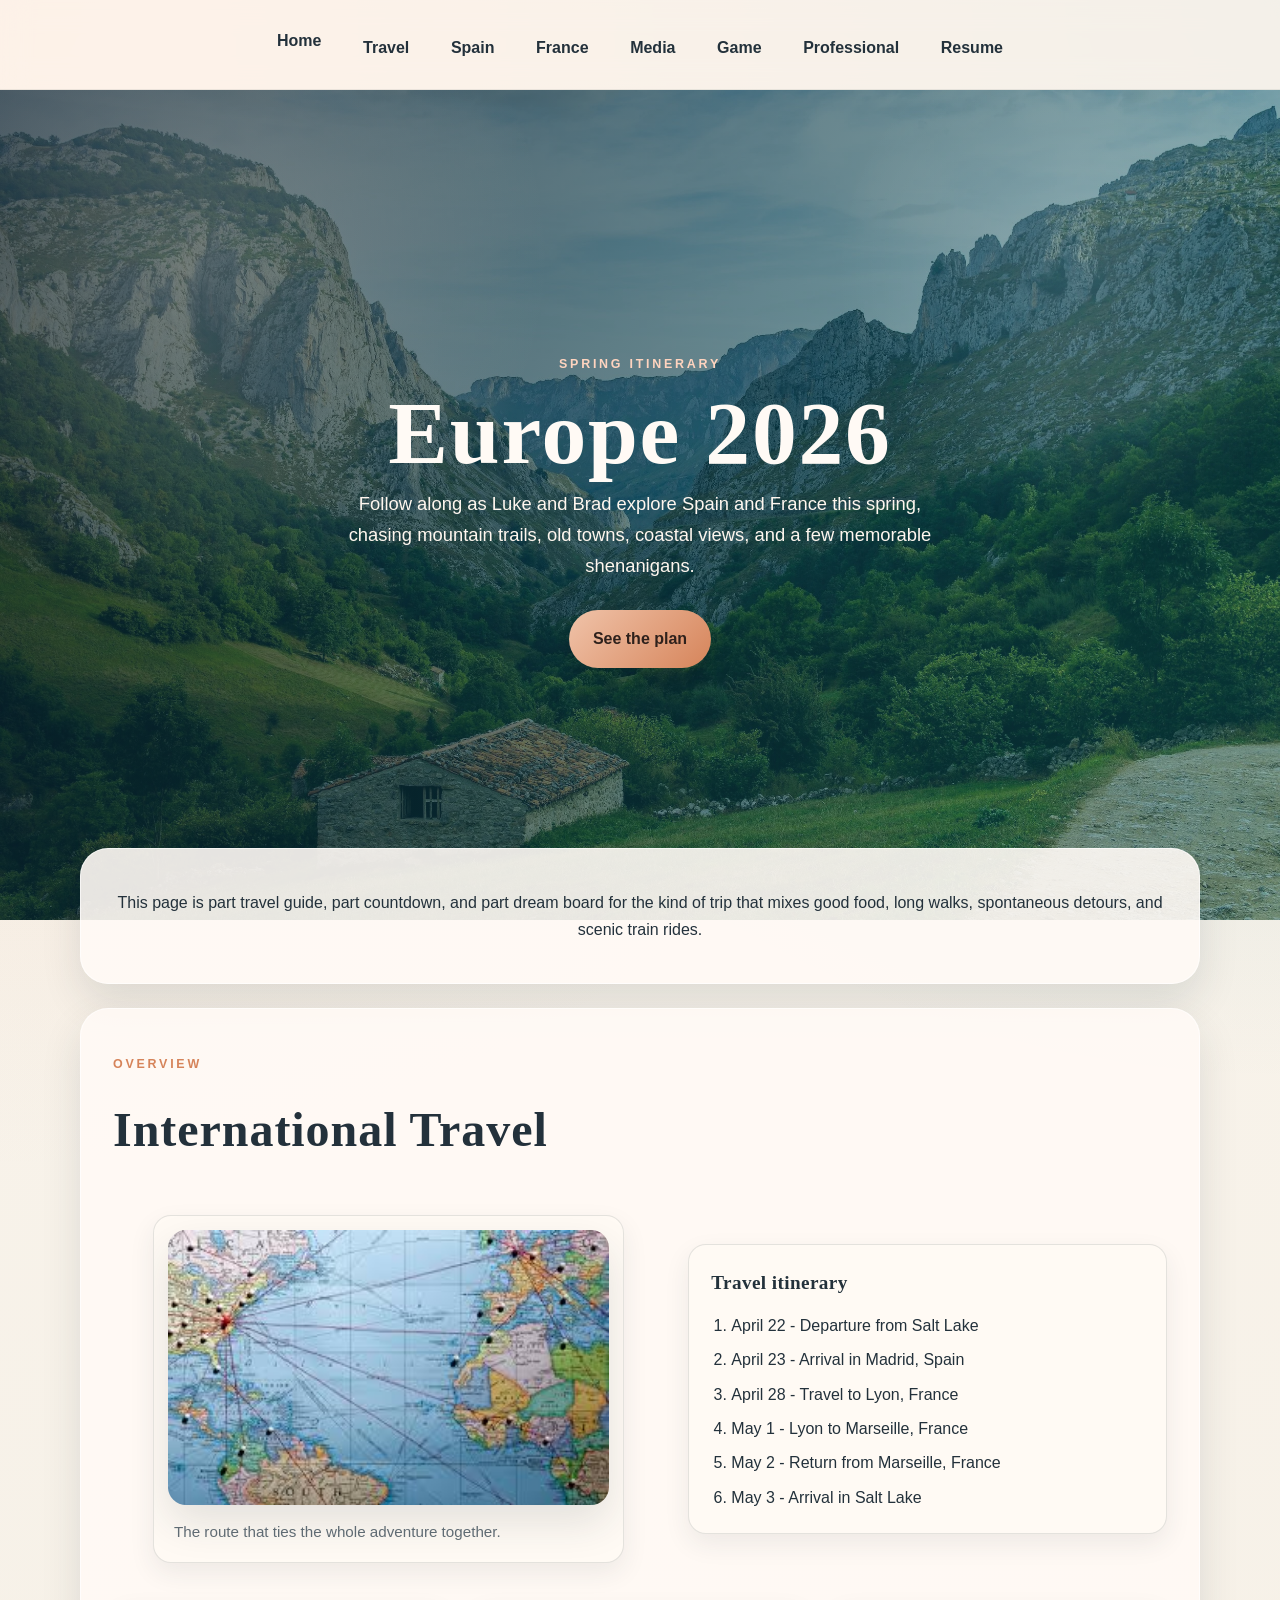
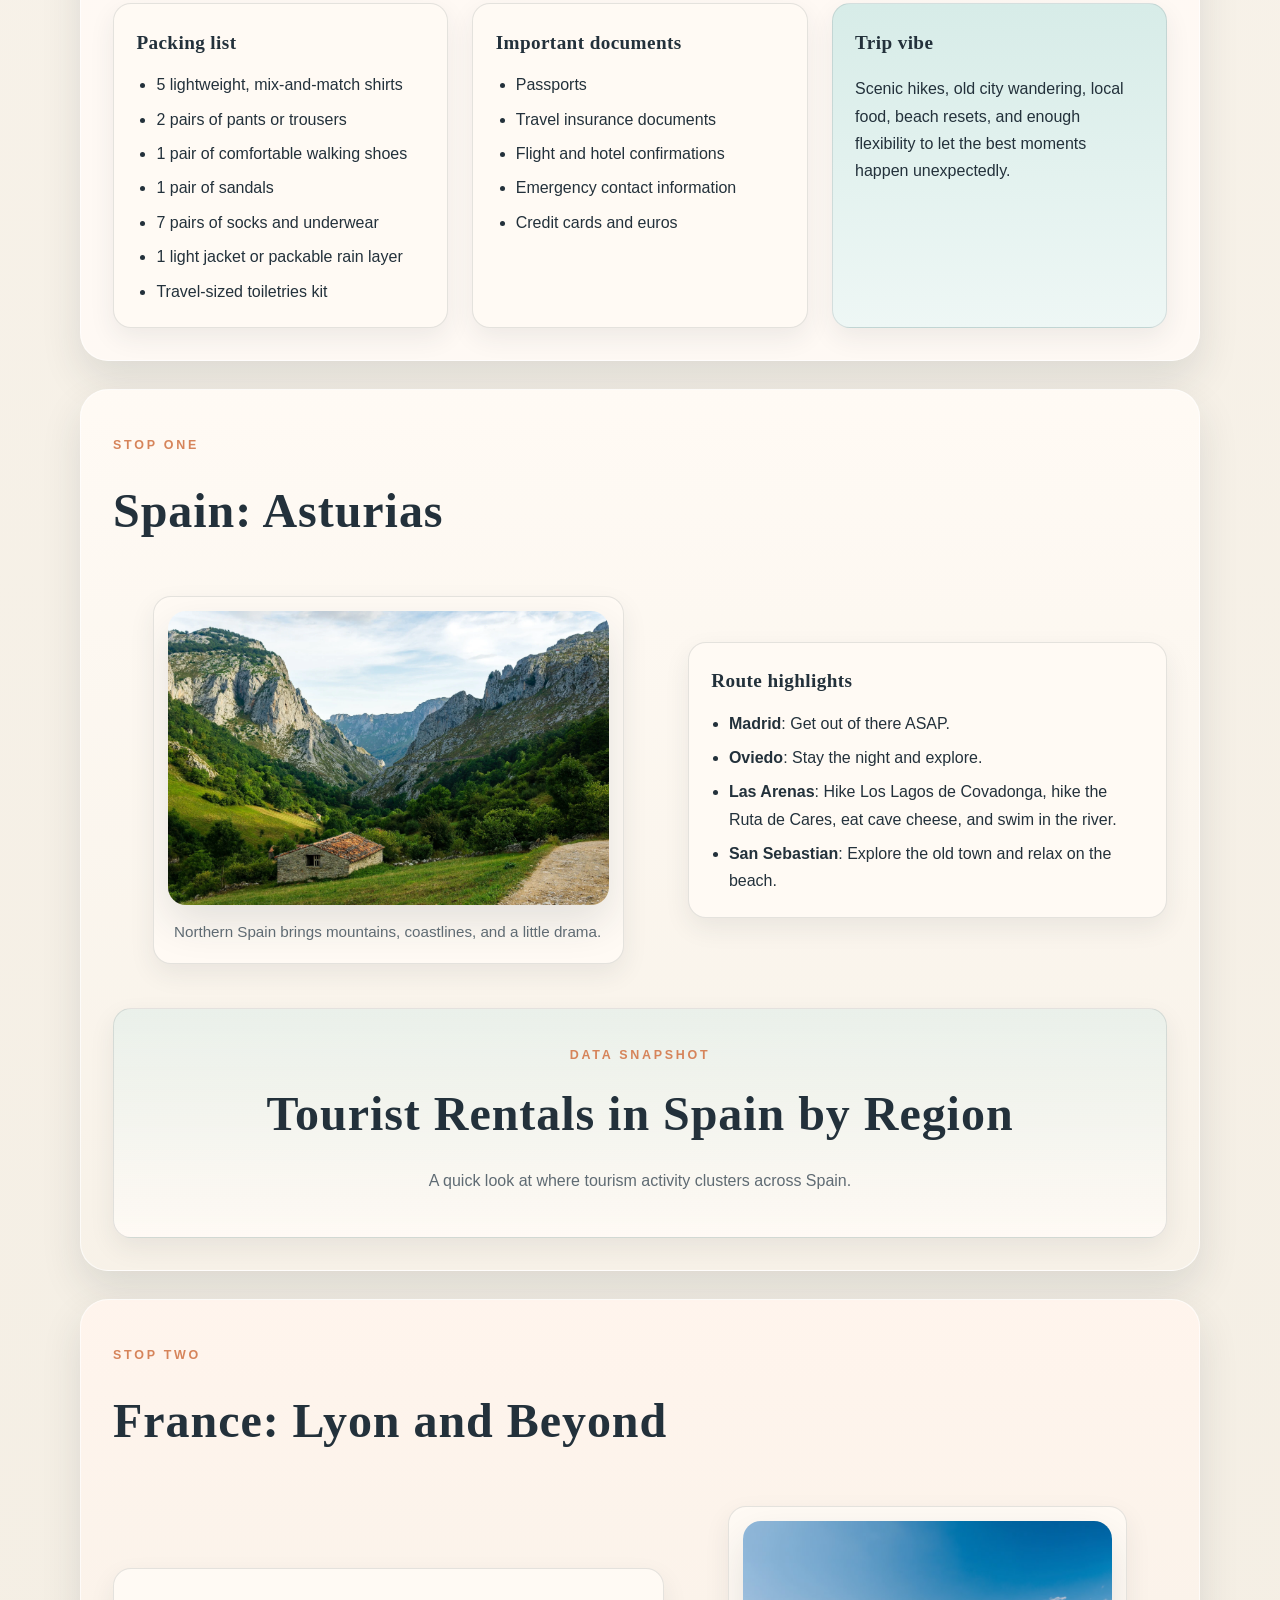
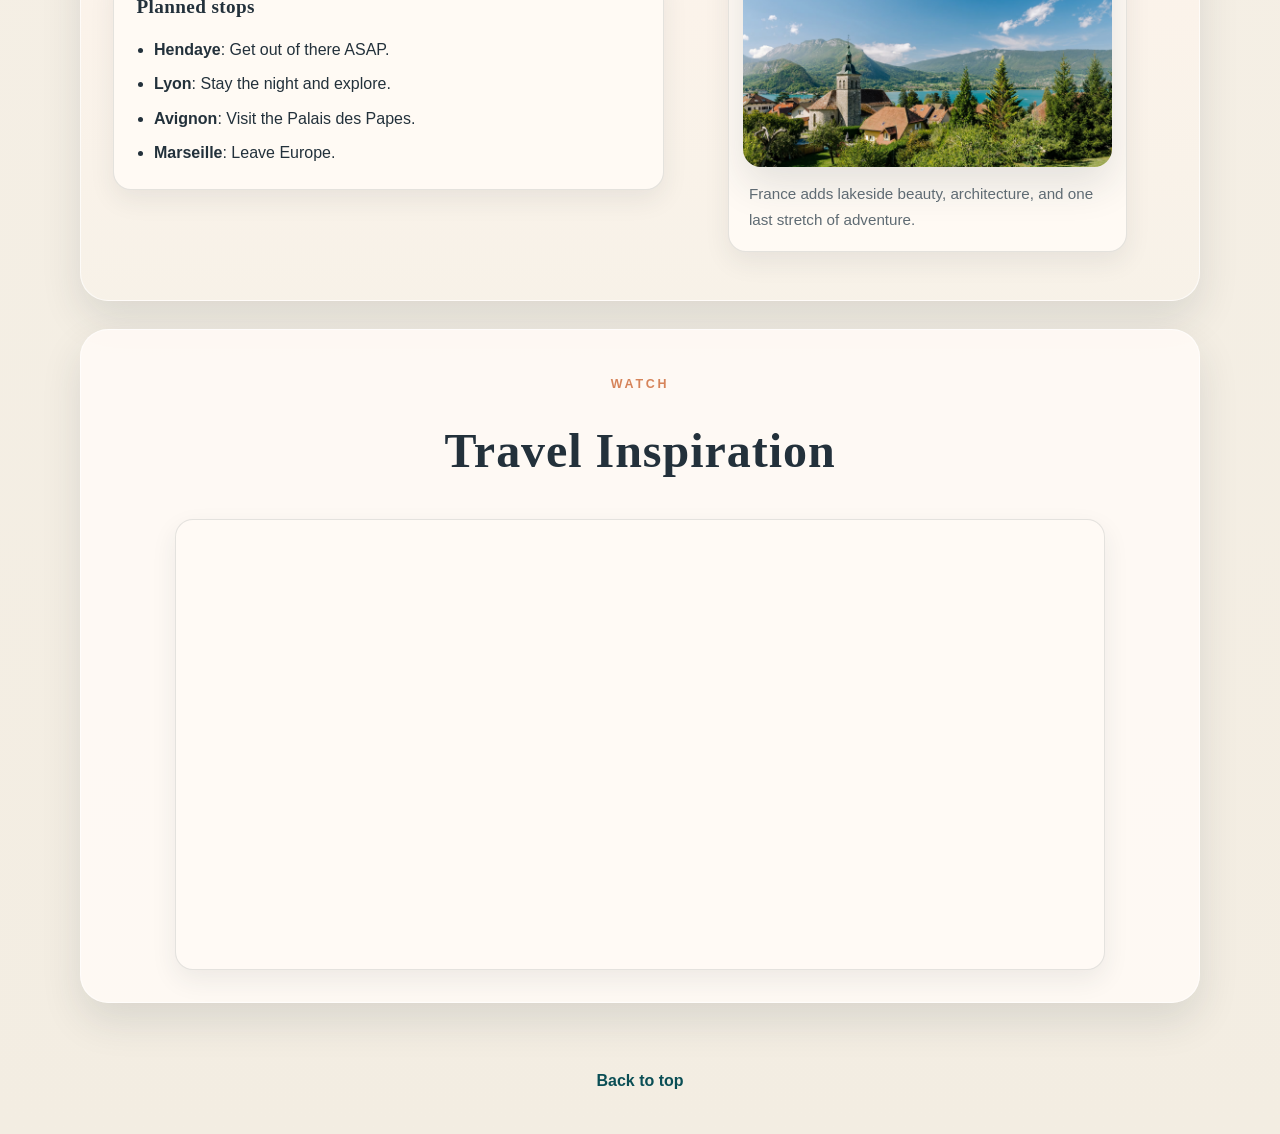
<file: index.html>
<!DOCTYPE html>
<html lang="en">
<head>
    <meta charset="UTF-8">
    <meta name="viewport" content="width=device-width, initial-scale=1.0">
    <title>Europe 2026</title>
    <link rel="stylesheet" href="styles/styles.css">
</head>
<body>
    <nav id="menu">
        <ul id="menu-list">
            <li><a href="#top">Home</a></li>
            <li><a href="#travel">Travel</a></li>
            <li><a href="#spain">Spain</a></li>
            <li><a href="#france">France</a></li>
            <li><a href="#gallery">Media</a></li>
            <li><a href="game.html">Game</a></li>
            <li><a href="profesional/js/grayscaleindex.html">Professional</a></li>
            <li><a href="Resume/Resume.html">Resume</a></li>
        </ul>
    </nav>

    <header id="top" class="hero">
        <div class="hero-overlay"></div>
        <div class="hero-content">
            <p class="eyebrow">Spring itinerary</p>
            <h1>Europe 2026</h1>
            <p class="hero-text">
                Follow along as Luke and Brad explore Spain and France this spring,
                chasing mountain trails, old towns, coastal views, and a few memorable shenanigans.
            </p>
            <a class="hero-button" href="#travel">See the plan</a>
        </div>
    </header>

    <main class="page-shell">
        <section class="intro-card">
            <p>
                This page is part travel guide, part countdown, and part dream board for the
                kind of trip that mixes good food, long walks, spontaneous detours, and scenic train rides.
            </p>
        </section>

        <section class="content-section" id="travel">
            <div class="section-heading">
                <p class="eyebrow">Overview</p>
                <h2>International Travel</h2>
            </div>

            <div class="two-column">
                <figure class="media-card">
                    <img src="images/travel map.jpeg" alt="Travel map for Spain and France" width="30%">
                    <figcaption>The route that ties the whole adventure together.</figcaption>
                </figure>

                <div class="info-card">
                    <h3>Travel itinerary</h3>
                    <ol>
                        <li>April 22 - Departure from Salt Lake</li>
                        <li>April 23 - Arrival in Madrid, Spain</li>
                        <li>April 28 - Travel to Lyon, France</li>
                        <li>May 1 - Lyon to Marseille, France</li>
                        <li>May 2 - Return from Marseille, France</li>
                        <li>May 3 - Arrival in Salt Lake</li>
                    </ol>
                </div>
            </div>

            <div class="three-up">
                <article class="info-card">
                    <h3>Packing list</h3>
                    <ul>
                        <li>5 lightweight, mix-and-match shirts</li>
                        <li>2 pairs of pants or trousers</li>
                        <li>1 pair of comfortable walking shoes</li>
                        <li>1 pair of sandals</li>
                        <li>7 pairs of socks and underwear</li>
                        <li>1 light jacket or packable rain layer</li>
                        <li>Travel-sized toiletries kit</li>
                    </ul>
                </article>

                <article class="info-card">
                    <h3>Important documents</h3>
                    <ul>
                        <li>Passports</li>
                        <li>Travel insurance documents</li>
                        <li>Flight and hotel confirmations</li>
                        <li>Emergency contact information</li>
                        <li>Credit cards and euros</li>
                    </ul>
                </article>

                <article class="info-card accent-card">
                    <h3>Trip vibe</h3>
                    <p>
                        Scenic hikes, old city wandering, local food, beach resets, and enough flexibility
                        to let the best moments happen unexpectedly.
                    </p>
                </article>
            </div>
        </section>

        <section class="content-section destination-section" id="spain">
            <div class="section-heading">
                <p class="eyebrow">Stop one</p>
                <h2>Spain: Asturias</h2>
            </div>

            <div class="two-column">
                <figure class="media-card">
                    <img src="images/northofspain.webp" alt="Scenery in northern Spain" width="30%">
                    <figcaption>Northern Spain brings mountains, coastlines, and a little drama.</figcaption>
                </figure>

                <article class="info-card">
                    <h3>Route highlights</h3>
                    <ul class="destination-list">
                        <li><strong>Madrid</strong>: Get out of there ASAP.</li>
                        <li><strong>Oviedo</strong>: Stay the night and explore.</li>
                        <li><strong>Las Arenas</strong>: Hike Los Lagos de Covadonga, hike the Ruta de Cares, eat cave cheese, and swim in the river.</li>
                        <li><strong>San Sebastian</strong>: Explore the old town and relax on the beach.</li>
                    </ul>
                </article>
            </div>

            <div class="tableau-panel">
                <div class="tableauheader">
                    <p class="eyebrow">Data snapshot</p>
                    <h2>Tourist Rentals in Spain by Region</h2>
                    <p class="tableau-note">A quick look at where tourism activity clusters across Spain.</p>
                </div>
                <div class="tableauPlaceholder" id="viz1776182666749" style="position: relative;">
                    <noscript>
                        <a href="#">
                            <img alt="Dashboard 1" src="https://public.tableau.com/static/images/7N/7NYWYXJ4R/1_rss.png" style="border: none;">
                        </a>
                    </noscript>
                    <object class="tableauViz" style="display:none;">
                        <param name="host_url" value="https%3A%2F%2Fpublic.tableau.com%2F">
                        <param name="embed_code_version" value="3">
                        <param name="path" value="shared/7NYWYXJ4R">
                        <param name="toolbar" value="yes">
                        <param name="static_image" value="https://public.tableau.com/static/images/7N/7NYWYXJ4R/1.png">
                        <param name="animate_transition" value="yes">
                        <param name="display_static_image" value="yes">
                        <param name="display_spinner" value="yes">
                        <param name="display_overlay" value="yes">
                        <param name="display_count" value="yes">
                        <param name="language" value="en-US">
                    </object>
                </div>
            </div>
        </section>

        <section class="content-section destination-section france-theme" id="france">
            <div class="section-heading">
                <p class="eyebrow">Stop two</p>
                <h2>France: Lyon and Beyond</h2>
            </div>

            <div class="two-column">
                <article class="info-card">
                    <h3>Planned stops</h3>
                    <ul class="destination-list">
                        <li><strong>Hendaye</strong>: Get out of there ASAP.</li>
                        <li><strong>Lyon</strong>: Stay the night and explore.</li>
                        <li><strong>Avignon</strong>: Visit the Palais des Papes.</li>
                        <li><strong>Marseille</strong>: Leave Europe.</li>
                    </ul>
                </article>

                <figure class="media-card">
                    <img src="images/annecyfrance.avif" alt="Annecy in France" width="30%">
                    <figcaption>France adds lakeside beauty, architecture, and one last stretch of adventure.</figcaption>
                </figure>
            </div>
        </section>

        <section class="content-section media-section" id="gallery">
            <div class="section-heading">
                <p class="eyebrow">Watch</p>
                <h2>Travel Inspiration</h2>
            </div>

            <div class="video-frame">
                <iframe
                    width="560"
                    height="315"
                    src="https://www.youtube.com/embed/D2cbusgY_sw?si=oJ8le4btL8nkQiDJ"
                    title="YouTube video player"
                    frameborder="0"
                    allow="accelerometer; autoplay; clipboard-write; encrypted-media; gyroscope; picture-in-picture; web-share"
                    referrerpolicy="strict-origin-when-cross-origin"
                    allowfullscreen>
                </iframe>
            </div>
        </section>
    </main>

    <footer class="page-footer">
        <a href="#top">Back to top</a>
    </footer>

    <script type="text/javascript">
        var divElement = document.getElementById("viz1776182666749");
        var vizElement = divElement.getElementsByTagName("object")[0];

        if (divElement.offsetWidth > 800) {
            vizElement.style.width = "100%";
            vizElement.style.height = (divElement.offsetWidth * 0.75) + "px";
        } else if (divElement.offsetWidth > 500) {
            vizElement.style.width = "100%";
            vizElement.style.height = (divElement.offsetWidth * 0.75) + "px";
        } else {
            vizElement.style.width = "100%";
            vizElement.style.height = "1627px";
        }

        var scriptElement = document.createElement("script");
        scriptElement.src = "https://public.tableau.com/javascripts/api/viz_v1.js";
        vizElement.parentNode.insertBefore(scriptElement, vizElement);
    </script>
</body>
</html>
</file>
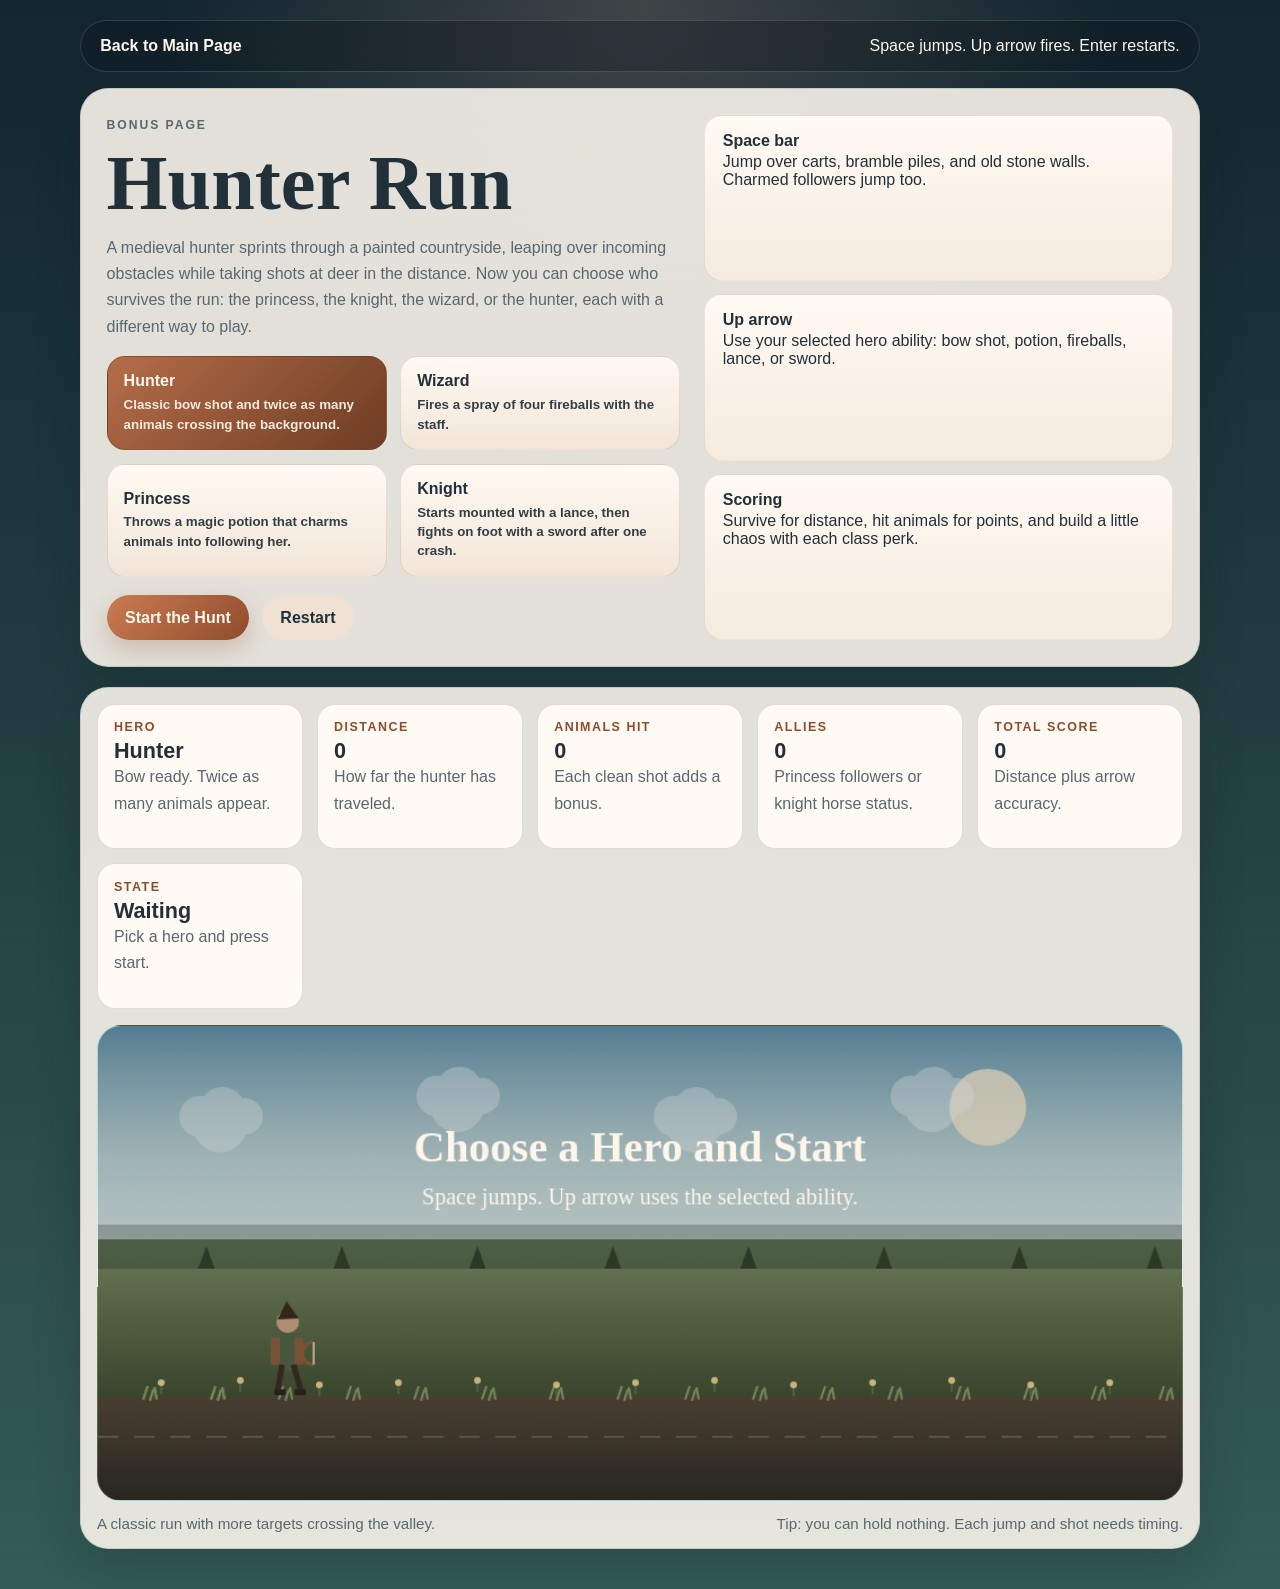
<file: game.html>
<!DOCTYPE html>
<html lang="en">
<head>
    <meta charset="UTF-8">
    <meta name="viewport" content="width=device-width, initial-scale=1.0">
    <title>Hunter Run</title>
    <style>
        :root {
            --bg-top: #13252f;
            --bg-bottom: #335b57;
            --panel: rgba(249, 244, 236, 0.9);
            --panel-strong: #fffaf3;
            --ink: #223039;
            --muted: #586870;
            --accent: #cb7c52;
            --accent-dark: #8f4c2c;
            --line: rgba(34, 48, 57, 0.14);
            --shadow: 0 18px 45px rgba(13, 23, 29, 0.2);
            --radius-lg: 28px;
            --radius-md: 18px;
        }

        * {
            box-sizing: border-box;
        }

        body {
            margin: 0;
            min-height: 100vh;
            color: var(--ink);
            font-family: "Trebuchet MS", "Helvetica Neue", sans-serif;
            background:
                radial-gradient(circle at top, rgba(255, 214, 180, 0.18), transparent 28%),
                linear-gradient(180deg, var(--bg-top) 0%, var(--bg-bottom) 100%);
        }

        a {
            color: inherit;
        }

        .page-shell {
            width: min(1120px, calc(100% - 2rem));
            margin: 0 auto;
            padding: 1.25rem 0 2.5rem;
        }

        .topbar {
            display: flex;
            align-items: center;
            justify-content: space-between;
            gap: 1rem;
            margin-bottom: 1rem;
            padding: 1rem 1.2rem;
            border: 1px solid rgba(255, 255, 255, 0.14);
            border-radius: 999px;
            background: rgba(10, 19, 25, 0.3);
            backdrop-filter: blur(14px);
            color: #fff7ed;
        }

        .topbar a {
            text-decoration: none;
            font-weight: 700;
        }

        .hero-card,
        .panel {
            background: var(--panel);
            border: 1px solid var(--line);
            border-radius: var(--radius-lg);
            box-shadow: var(--shadow);
        }

        .hero-card {
            display: grid;
            grid-template-columns: 1.1fr 0.9fr;
            gap: 1.5rem;
            padding: 1.6rem;
            margin-bottom: 1.25rem;
        }

        .eyebrow {
            margin: 0 0 0.7rem;
            text-transform: uppercase;
            letter-spacing: 0.16em;
            font-size: 0.76rem;
            font-weight: 800;
            color: var(--accent-dark);
        }

        h1,
        h2,
        h3,
        p {
            margin-top: 0;
        }

        h1,
        h2 {
            font-family: Georgia, "Times New Roman", serif;
        }

        h1 {
            font-size: clamp(2.7rem, 7vw, 4.9rem);
            line-height: 0.95;
            margin-bottom: 0.9rem;
        }

        h2 {
            font-size: clamp(1.7rem, 3.7vw, 2.4rem);
            margin-bottom: 0.6rem;
        }

        .hero-copy p,
        .helper-card p,
        .score-card p {
            color: var(--muted);
            line-height: 1.65;
        }

        .controls {
            display: grid;
            gap: 0.8rem;
        }

        .character-grid {
            display: grid;
            grid-template-columns: repeat(2, minmax(0, 1fr));
            gap: 0.85rem;
            margin: 1rem 0 1.15rem;
        }

        .character-card {
            padding: 0.95rem 1rem;
            text-align: left;
            border-radius: var(--radius-md);
            border: 1px solid rgba(143, 76, 44, 0.15);
            background: linear-gradient(180deg, #fffaf3, #f2e5d8);
            color: var(--ink);
            box-shadow: none;
        }

        .character-card.active {
            color: #fff7ed;
            background: linear-gradient(135deg, #b56d49, #6d3d24);
            border-color: rgba(109, 61, 36, 0.4);
        }

        .character-card strong {
            display: block;
            margin-bottom: 0.3rem;
            font-size: 1rem;
        }

        .character-card small {
            display: block;
            line-height: 1.45;
            opacity: 0.92;
        }

        .helper-card {
            padding: 1rem 1.1rem;
            border-radius: var(--radius-md);
            background: linear-gradient(180deg, #fffaf3, #f5ebdf);
            border: 1px solid rgba(143, 76, 44, 0.12);
        }

        .helper-card strong {
            display: block;
            margin-bottom: 0.2rem;
        }

        .game-panel {
            padding: 1rem;
        }

        .hud {
            display: grid;
            grid-template-columns: repeat(5, minmax(0, 1fr));
            gap: 0.9rem;
            margin-bottom: 1rem;
        }

        .score-card {
            padding: 0.95rem 1rem;
            border-radius: var(--radius-md);
            background: var(--panel-strong);
            border: 1px solid var(--line);
        }

        .score-card span {
            display: block;
            margin-bottom: 0.25rem;
            font-size: 0.78rem;
            font-weight: 800;
            letter-spacing: 0.12em;
            text-transform: uppercase;
            color: var(--accent-dark);
        }

        .score-card strong {
            font-size: 1.35rem;
        }

        .canvas-wrap {
            position: relative;
            overflow: hidden;
            border-radius: 24px;
            border: 1px solid rgba(255, 255, 255, 0.16);
            background: linear-gradient(180deg, #8fc9d6 0%, #e4ecdd 55%, #586b44 55%, #2d3523 100%);
        }

        canvas {
            display: block;
            width: 100%;
            height: auto;
        }

        .status-line {
            display: flex;
            justify-content: space-between;
            align-items: center;
            gap: 1rem;
            margin-top: 0.9rem;
            color: var(--muted);
            font-size: 0.95rem;
        }

        .button-row {
            display: flex;
            gap: 0.8rem;
            flex-wrap: wrap;
        }

        button {
            border: 0;
            border-radius: 999px;
            padding: 0.85rem 1.15rem;
            font: inherit;
            font-weight: 800;
            cursor: pointer;
            color: #fff7ed;
            background: linear-gradient(135deg, var(--accent), var(--accent-dark));
            box-shadow: 0 10px 24px rgba(143, 76, 44, 0.26);
        }

        button.secondary {
            color: var(--ink);
            background: #efe1d3;
            box-shadow: none;
        }

        @media (max-width: 860px) {
            .hero-card {
                grid-template-columns: 1fr;
            }

            .character-grid,
            .hud {
                grid-template-columns: repeat(2, minmax(0, 1fr));
            }

            .topbar,
            .status-line {
                flex-direction: column;
                align-items: flex-start;
            }
        }

        @media (max-width: 560px) {
            .page-shell {
                width: min(100% - 1rem, 1120px);
            }

            .hero-card,
            .game-panel {
                padding: 1rem;
            }

            .character-grid,
            .hud {
                grid-template-columns: 1fr;
            }
        }
    </style>
</head>
<body>
    <main class="page-shell">
        <nav class="topbar">
            <a href="index.html">Back to Main Page</a>
            <div>Space jumps. Up arrow fires. Enter restarts.</div>
        </nav>

        <section class="hero-card">
            <div class="hero-copy">
                <p class="eyebrow">Bonus Page</p>
                <h1>Hunter Run</h1>
                <p>
                    A medieval hunter sprints through a painted countryside, leaping over incoming obstacles
                    while taking shots at deer in the distance. Now you can choose who survives the run:
                    the princess, the knight, the wizard, or the hunter, each with a different way to play.
                </p>
                <div class="character-grid" id="character-grid">
                    <button class="character-card active" data-character="hunter" type="button">
                        <strong>Hunter</strong>
                        <small>Classic bow shot and twice as many animals crossing the background.</small>
                    </button>
                    <button class="character-card" data-character="wizard" type="button">
                        <strong>Wizard</strong>
                        <small>Fires a spray of four fireballs with the staff.</small>
                    </button>
                    <button class="character-card" data-character="princess" type="button">
                        <strong>Princess</strong>
                        <small>Throws a magic potion that charms animals into following her.</small>
                    </button>
                    <button class="character-card" data-character="knight" type="button">
                        <strong>Knight</strong>
                        <small>Starts mounted with a lance, then fights on foot with a sword after one crash.</small>
                    </button>
                </div>
                <div class="button-row">
                    <button id="start-button" type="button">Start the Hunt</button>
                    <button id="restart-button" class="secondary" type="button">Restart</button>
                </div>
            </div>

            <div class="controls">
                <article class="helper-card">
                    <strong>Space bar</strong>
                    Jump over carts, bramble piles, and old stone walls. Charmed followers jump too.
                </article>
                <article class="helper-card">
                    <strong>Up arrow</strong>
                    Use your selected hero ability: bow shot, potion, fireballs, lance, or sword.
                </article>
                <article class="helper-card">
                    <strong>Scoring</strong>
                    Survive for distance, hit animals for points, and build a little chaos with each class perk.
                </article>
            </div>
        </section>

        <section class="panel game-panel">
            <div class="hud">
                <article class="score-card">
                    <span>Hero</span>
                    <strong id="hero-value">Hunter</strong>
                    <p id="hero-caption">Bow ready.</p>
                </article>
                <article class="score-card">
                    <span>Distance</span>
                    <strong id="distance-value">0</strong>
                    <p>How far the hunter has traveled.</p>
                </article>
                <article class="score-card">
                    <span>Animals Hit</span>
                    <strong id="hits-value">0</strong>
                    <p>Each clean shot adds a bonus.</p>
                </article>
                <article class="score-card">
                    <span>Allies</span>
                    <strong id="allies-value">0</strong>
                    <p>Princess followers or knight horse status.</p>
                </article>
                <article class="score-card">
                    <span>Total Score</span>
                    <strong id="score-value">0</strong>
                    <p>Distance plus arrow accuracy.</p>
                </article>
                <article class="score-card">
                    <span>State</span>
                    <strong id="state-value">Waiting</strong>
                    <p id="state-caption">Press start or tap space to begin.</p>
                </article>
            </div>

            <div class="canvas-wrap">
                <canvas id="game-canvas" width="960" height="420" aria-label="Hunter running game"></canvas>
            </div>

            <div class="status-line">
                <div id="message-line">Jump the obstacles, hit the deer, and keep the run alive.</div>
                <div>Tip: you can hold nothing. Each jump and shot needs timing.</div>
            </div>
        </section>
    </main>

    <script>
        const canvas = document.getElementById("game-canvas");
        const ctx = canvas.getContext("2d");

        const heroValue = document.getElementById("hero-value");
        const heroCaption = document.getElementById("hero-caption");
        const distanceValue = document.getElementById("distance-value");
        const hitsValue = document.getElementById("hits-value");
        const alliesValue = document.getElementById("allies-value");
        const scoreValue = document.getElementById("score-value");
        const stateValue = document.getElementById("state-value");
        const stateCaption = document.getElementById("state-caption");
        const messageLine = document.getElementById("message-line");
        const startButton = document.getElementById("start-button");
        const restartButton = document.getElementById("restart-button");
        const characterButtons = [...document.querySelectorAll("[data-character]")];

        const groundY = 328;
        const horizonY = 215;
        const gravity = 0.86;
        const obstacleTypes = [
            { width: 38, height: 46, kind: "stone" },
            { width: 60, height: 28, kind: "bramble" },
            { width: 72, height: 40, kind: "timber" }
        ];
        const characters = {
            hunter: {
                label: "Hunter",
                caption: "Bow ready. Twice as many animals appear.",
                help: "A classic run with more targets crossing the valley.",
                cooldown: 26
            },
            wizard: {
                label: "Wizard",
                caption: "Staff charged. Fireballs fan out in a spray.",
                help: "Four fireballs at once make the sky feel busy fast.",
                cooldown: 34
            },
            princess: {
                label: "Princess",
                caption: "Potion ready. Charmed animals become allies.",
                help: "Followers stack up behind her and leap with each jump.",
                cooldown: 40
            },
            knight: {
                label: "Knight",
                caption: "Mounted with lance. One free crash before the real danger.",
                help: "After losing the horse, only sword arcs can hit animals.",
                cooldown: 32
            }
        };
        const scenery = {
            vercors: loadImage("images/VercorsMountains.jpg"),
            asturias: loadImage("images/northofspain.webp"),
            annecy: loadImage("images/annecyfrance.avif")
        };

        const hero = {
            x: 145,
            width: 48,
            height: 76,
            y: groundY - 76,
            vy: 0,
            jumping: false
        };

        let deer = [];
        let projectiles = [];
        let followers = [];
        let obstacles = [];
        let particles = [];
        let selectedCharacter = "hunter";
        let running = false;
        let gameOver = false;
        let lastTime = 0;
        let obstacleTimer = 0;
        let deerTimer = 0;
        let attackCooldown = 0;
        let distance = 0;
        let deerHits = 0;
        let score = 0;
        let speed = 6.4;
        let backgroundOffset = 0;
        let knightMounted = false;
        let hitGrace = 0;
        let attackFlash = 0;

        function loadImage(src) {
            const image = new Image();
            image.src = src;
            return image;
        }

        function setCharacter(characterKey) {
            selectedCharacter = characterKey;
            characterButtons.forEach((button) => {
                button.classList.toggle("active", button.dataset.character === characterKey);
            });
            applyCharacterState();
            if (!running) {
                updateHud();
                draw();
            }
        }

        function applyCharacterState() {
            knightMounted = selectedCharacter === "knight";
            heroValue.textContent = characters[selectedCharacter].label;
            heroCaption.textContent = characters[selectedCharacter].caption;
        }

        function resetGame() {
            hero.y = groundY - hero.height;
            hero.vy = 0;
            hero.jumping = false;
            deer = [];
            projectiles = [];
            followers = [];
            obstacles = [];
            particles = [];
            running = false;
            gameOver = false;
            lastTime = 0;
            obstacleTimer = 0;
            deerTimer = 0;
            attackCooldown = 0;
            distance = 0;
            deerHits = 0;
            score = 0;
            speed = 6.4;
            backgroundOffset = 0;
            hitGrace = 0;
            attackFlash = 0;
            applyCharacterState();
            stateValue.textContent = "Waiting";
            stateCaption.textContent = "Pick a hero and press start.";
            messageLine.textContent = characters[selectedCharacter].help;
            updateHud();
            draw();
        }

        function startGame() {
            if (!running) {
                running = true;
                gameOver = false;
                stateValue.textContent = "Running";
                stateCaption.textContent = characters[selectedCharacter].label + " on the move.";
                messageLine.textContent = characters[selectedCharacter].help;
                requestAnimationFrame(loop);
            }
        }

        function endGame(reason) {
            running = false;
            gameOver = true;
            stateValue.textContent = "Down";
            stateCaption.textContent = "Press Enter or Restart to try again.";
            messageLine.textContent = reason || "The run ended, but the road is still there.";
        }

        function jump() {
            if (!running) {
                startGame();
            }

            if (!hero.jumping && !gameOver) {
                hero.vy = -15.8;
                hero.jumping = true;
                followers.forEach((ally) => {
                    if (!ally.jumping) {
                        ally.vy = -14.6;
                        ally.jumping = true;
                    }
                });
            }
        }

        function attack() {
            if (gameOver) {
                return;
            }

            if (!running) {
                startGame();
            }

            if (attackCooldown > 0) {
                return;
            }

            if (selectedCharacter === "hunter") {
                projectiles.push(makeProjectile("arrow", hero.x + hero.width - 4, hero.y + 28, 12.2, 0, 36, 5));
            } else if (selectedCharacter === "wizard") {
                [-18, -6, 6, 18].forEach((offset, index) => {
                    projectiles.push(makeProjectile("fireball", hero.x + hero.width - 2, hero.y + 26 + offset * 0.35, 9.8 + index * 0.3, offset * 0.06, 18, 18));
                });
            } else if (selectedCharacter === "princess") {
                projectiles.push(makeProjectile("potion", hero.x + hero.width - 2, hero.y + 24, 8.4, -2.8, 18, 18, 0.16));
            } else if (selectedCharacter === "knight") {
                if (knightMounted) {
                    projectiles.push(makeProjectile("lance", hero.x + hero.width + 4, hero.y + 32, 10.4, 0, 84, 10));
                    attackFlash = 10;
                } else {
                    projectiles.push(makeProjectile("sword", hero.x + hero.width + 2, hero.y + 34, 7.2, 0, 52, 24, 0, 16));
                    attackFlash = 12;
                }
            }

            attackCooldown = characters[selectedCharacter].cooldown;
        }

        function makeProjectile(kind, x, y, vx, vy, width, height, gravityValue = 0, life = 120) {
            return { kind, x, y, vx, vy, width, height, gravity: gravityValue, life };
        }

        function spawnObstacle() {
            const type = obstacleTypes[Math.floor(Math.random() * obstacleTypes.length)];
            obstacles.push({
                x: canvas.width + 20,
                width: type.width,
                height: type.height,
                y: groundY - type.height,
                kind: type.kind
            });
        }

        function spawnDeerWave() {
            const count = selectedCharacter === "hunter" ? 2 : 1;
            for (let i = 0; i < count; i += 1) {
                deer.push({
                    x: canvas.width + 80 + i * 82,
                    y: 182 + Math.random() * 44,
                    width: 54,
                    height: 34,
                    vx: speed * (0.62 + Math.random() * 0.12) + 1.2
                });
            }
        }

        function update(delta) {
            backgroundOffset -= speed * delta * 0.06;
            speed += delta * 0.00014;
            distance += speed * delta * 0.045;
            obstacleTimer += delta;
            deerTimer += delta;

            if (attackCooldown > 0) {
                attackCooldown -= delta * 0.06;
            }
            if (hitGrace > 0) {
                hitGrace -= delta * 0.06;
            }
            if (attackFlash > 0) {
                attackFlash -= delta * 0.06;
            }

            hero.vy += gravity;
            hero.y += hero.vy;
            if (hero.y >= groundY - hero.height) {
                hero.y = groundY - hero.height;
                hero.vy = 0;
                hero.jumping = false;
            }

            followers.forEach((ally, index) => {
                const targetX = hero.x - 42 - index * 30;
                ally.x += (targetX - ally.x) * 0.12;
                ally.vy += gravity * 0.9;
                ally.y += ally.vy;
                if (ally.y >= groundY - ally.height + 6) {
                    ally.y = groundY - ally.height + 6;
                    ally.vy = 0;
                    ally.jumping = false;
                }
            });

            if (obstacleTimer > Math.max(760, 1450 - speed * 45)) {
                spawnObstacle();
                obstacleTimer = 0;
            }

            if (deerTimer > 1400 + Math.random() * 900) {
                spawnDeerWave();
                deerTimer = 0;
            }

            obstacles.forEach((obstacle) => {
                obstacle.x -= speed;
            });
            obstacles = obstacles.filter((obstacle) => obstacle.x + obstacle.width > -40);

            deer.forEach((animal) => {
                animal.x -= animal.vx;
            });
            deer = deer.filter((animal) => animal.x + animal.width > -60);

            projectiles.forEach((projectile) => {
                projectile.x += projectile.vx;
                projectile.y += projectile.vy;
                projectile.vy += projectile.gravity || 0;
                projectile.life -= 1;
            });
            projectiles = projectiles.filter((projectile) =>
                projectile.life > 0 &&
                projectile.x < canvas.width + 60 &&
                projectile.y < canvas.height + 60 &&
                projectile.y > -60
            );

            particles.forEach((particle) => {
                particle.x += particle.vx;
                particle.y += particle.vy;
                particle.life -= 1;
            });
            particles = particles.filter((particle) => particle.life > 0);

            checkObstacleHits();
            checkProjectileHits();

            score = Math.floor(distance) + deerHits * 80 + followers.length * 35 + (knightMounted ? 20 : 0);
            updateHud();
        }

        function checkObstacleHits() {
            if (hitGrace > 0) {
                return;
            }

            for (let i = 0; i < obstacles.length; i += 1) {
                const obstacle = obstacles[i];
                if (!isColliding(hero, obstacle, 8)) {
                    continue;
                }

                if (selectedCharacter === "knight" && knightMounted) {
                    knightMounted = false;
                    hitGrace = 24;
                    obstacles.splice(i, 1);
                    burst(hero.x + 36, hero.y + 34, "#f5d7ab");
                    messageLine.textContent = "The knight lost the horse and lance. Sword only now.";
                    stateCaption.textContent = "Knight on foot.";
                    return;
                }

                endGame("That obstacle ended the run. The trail wins this round.");
                return;
            }
        }

        function checkProjectileHits() {
            for (let p = projectiles.length - 1; p >= 0; p -= 1) {
                const projectile = projectiles[p];
                for (let d = deer.length - 1; d >= 0; d -= 1) {
                    const animal = deer[d];
                    if (!rectHit(projectile, animal)) {
                        continue;
                    }

                    if (projectile.kind === "potion") {
                        followers.push({
                            x: hero.x - 40 - followers.length * 28,
                            y: groundY - 28,
                            width: 38,
                            height: 28,
                            vy: 0,
                            jumping: false
                        });
                        burst(animal.x + animal.width / 2, animal.y + animal.height / 2, "#df93c4");
                        messageLine.textContent = "The princess charmed another animal into the party.";
                    } else {
                        deerHits += 1;
                        burst(animal.x + animal.width / 2, animal.y + animal.height / 2, projectile.kind === "fireball" ? "#f4a24d" : "#fff0c8");
                    }

                    deer.splice(d, 1);
                    projectiles.splice(p, 1);
                    break;
                }
            }
        }

        function burst(x, y, color) {
            for (let i = 0; i < 12; i += 1) {
                particles.push({
                    x,
                    y,
                    vx: (Math.random() - 0.5) * 3.8,
                    vy: (Math.random() - 0.5) * 3.8,
                    life: 18 + Math.random() * 10,
                    color: color || "rgba(255, 242, 214, 0.7)"
                });
            }
        }

        function isColliding(a, b, inset) {
            return (
                a.x + inset < b.x + b.width &&
                a.x + a.width - inset > b.x &&
                a.y + inset < b.y + b.height &&
                a.y + a.height - inset > b.y
            );
        }

        function rectHit(a, b) {
            return (
                a.x < b.x + b.width &&
                a.x + a.width > b.x &&
                a.y < b.y + b.height &&
                a.y + a.height > b.y
            );
        }

        function updateHud() {
            heroValue.textContent = characters[selectedCharacter].label;
            heroCaption.textContent = selectedCharacter === "knight" && !knightMounted
                ? "Horse gone. Sword only."
                : characters[selectedCharacter].caption;
            distanceValue.textContent = Math.floor(distance);
            hitsValue.textContent = deerHits;
            alliesValue.textContent = selectedCharacter === "princess"
                ? followers.length
                : (selectedCharacter === "knight" ? (knightMounted ? "Horse" : "Foot") : "0");
            scoreValue.textContent = score;
        }

        function drawCoverImage(image, x, y, width, height, alpha) {
            if (!image.complete || !image.naturalWidth) {
                return;
            }

            const imageRatio = image.naturalWidth / image.naturalHeight;
            const boxRatio = width / height;
            let sx = 0;
            let sy = 0;
            let sw = image.naturalWidth;
            let sh = image.naturalHeight;

            if (imageRatio > boxRatio) {
                sw = image.naturalHeight * boxRatio;
                sx = (image.naturalWidth - sw) / 2;
            } else {
                sh = image.naturalWidth / boxRatio;
                sy = (image.naturalHeight - sh) / 2;
            }

            ctx.save();
            ctx.globalAlpha = alpha;
            ctx.drawImage(image, sx, sy, sw, sh, x, y, width, height);
            ctx.restore();
        }

        function drawParallaxStrip(image, y, height, alpha, rate) {
            if (!image.complete || !image.naturalWidth) {
                return;
            }

            const drawWidth = height * (image.naturalWidth / image.naturalHeight);
            const offset = (backgroundOffset * rate) % drawWidth;

            ctx.save();
            ctx.globalAlpha = alpha;
            for (let x = offset - drawWidth; x < canvas.width + drawWidth; x += drawWidth) {
                ctx.drawImage(image, x, y, drawWidth, height);
            }
            ctx.restore();
        }

        function drawSky() {
            const sky = ctx.createLinearGradient(0, 0, 0, canvas.height);
            sky.addColorStop(0, "#7cb5cf");
            sky.addColorStop(0.45, "#dce9e3");
            sky.addColorStop(0.451, "#71855d");
            sky.addColorStop(1, "#2a3221");
            ctx.fillStyle = sky;
            ctx.fillRect(0, 0, canvas.width, canvas.height);

            drawCoverImage(scenery.vercors, 0, 0, canvas.width, 188, 0.82);

            const skyWash = ctx.createLinearGradient(0, 0, 0, 190);
            skyWash.addColorStop(0, "rgba(18, 34, 48, 0.24)");
            skyWash.addColorStop(0.6, "rgba(243, 211, 173, 0.12)");
            skyWash.addColorStop(1, "rgba(255, 255, 255, 0)");
            ctx.fillStyle = skyWash;
            ctx.fillRect(0, 0, canvas.width, 190);

            ctx.fillStyle = "rgba(255, 242, 213, 0.78)";
            ctx.beginPath();
            ctx.arc(788, 72, 34, 0, Math.PI * 2);
            ctx.fill();

            for (let i = 0; i < 5; i += 1) {
                const x = (backgroundOffset * 0.08 + i * 210) % (canvas.width + 240) - 120;
                drawCloud(x, 62 + (i % 2) * 18);
            }

            drawParallaxStrip(scenery.asturias, 142, 86, 0.42, 0.12);
            drawParallaxStrip(scenery.annecy, 164, 62, 0.3, 0.18);

            ctx.fillStyle = "rgba(34, 55, 45, 0.28)";
            ctx.fillRect(0, 176, canvas.width, 54);
        }

        function drawCloud(x, y) {
            ctx.fillStyle = "rgba(255, 255, 255, 0.34)";
            ctx.beginPath();
            ctx.arc(x, y, 18, 0, Math.PI * 2);
            ctx.arc(x + 20, y - 6, 20, 0, Math.PI * 2);
            ctx.arc(x + 40, y, 16, 0, Math.PI * 2);
            ctx.arc(x + 18, y + 8, 24, 0, Math.PI * 2);
            ctx.fill();
        }

        function drawTrees() {
            for (let i = 0; i < 10; i += 1) {
                const x = (backgroundOffset * 0.85 + i * 120) % (canvas.width + 120) - 40;
                ctx.fillStyle = "#314128";
                ctx.fillRect(x + 14, horizonY + 10, 5, 32);
                ctx.beginPath();
                ctx.moveTo(x, horizonY + 24);
                ctx.lineTo(x + 16, horizonY - 20);
                ctx.lineTo(x + 32, horizonY + 24);
                ctx.closePath();
                ctx.fill();
            }
        }

        function drawGround() {
            const meadow = ctx.createLinearGradient(0, horizonY, 0, groundY);
            meadow.addColorStop(0, "#72845c");
            meadow.addColorStop(0.55, "#586843");
            meadow.addColorStop(1, "#435031");
            ctx.fillStyle = meadow;
            ctx.fillRect(0, horizonY, canvas.width, groundY - horizonY);

            const path = ctx.createLinearGradient(0, groundY, 0, canvas.height);
            path.addColorStop(0, "#544836");
            path.addColorStop(1, "#2e2a20");
            ctx.fillStyle = path;
            ctx.fillRect(0, groundY, canvas.width, canvas.height - groundY);

            ctx.strokeStyle = "rgba(249, 244, 236, 0.18)";
            ctx.lineWidth = 2;
            ctx.setLineDash([18, 14]);
            ctx.beginPath();
            ctx.moveTo(0, groundY + 36);
            ctx.lineTo(canvas.width, groundY + 36);
            ctx.stroke();
            ctx.setLineDash([]);

            for (let i = 0; i < 20; i += 1) {
                const x = (backgroundOffset * 1.3 + i * 60) % (canvas.width + 60) - 20;
                drawGrassCluster(x, groundY - 4);
            }

            for (let i = 0; i < 16; i += 1) {
                const x = (backgroundOffset * 0.95 + i * 70) % (canvas.width + 80) - 18;
                drawWildflower(x, groundY - 12 - (i % 3) * 2);
            }
        }

        function drawGrassCluster(x, y) {
            ctx.strokeStyle = "#8ea067";
            ctx.lineWidth = 2;
            ctx.beginPath();
            ctx.moveTo(x, y + 7);
            ctx.lineTo(x + 4, y - 5);
            ctx.moveTo(x + 6, y + 8);
            ctx.lineTo(x + 9, y - 2);
            ctx.moveTo(x + 12, y + 7);
            ctx.lineTo(x + 10, y - 4);
            ctx.stroke();
        }

        function drawWildflower(x, y) {
            ctx.fillStyle = "#5f6e45";
            ctx.fillRect(x + 3, y + 4, 2, 8);
            ctx.fillStyle = (Math.floor(x) % 2 === 0) ? "#f0d694" : "#dca0a6";
            ctx.beginPath();
            ctx.arc(x + 4, y + 2, 3, 0, Math.PI * 2);
            ctx.fill();
        }

        function drawHero() {
            if (selectedCharacter === "hunter") {
                drawHunter();
            } else if (selectedCharacter === "wizard") {
                drawWizard();
            } else if (selectedCharacter === "princess") {
                drawPrincess();
            } else {
                drawKnight();
            }
        }

        function drawBaseHead(x, y, hoodColor) {
            ctx.fillStyle = "#d3a889";
            ctx.beginPath();
            ctx.arc(x + 23, y + 10, 10, 0, Math.PI * 2);
            ctx.fill();

            ctx.fillStyle = hoodColor;
            ctx.beginPath();
            ctx.moveTo(x + 14, y + 8);
            ctx.lineTo(x + 22, y - 8);
            ctx.lineTo(x + 33, y + 7);
            ctx.closePath();
            ctx.fill();
        }

        function drawLegs(x, y) {
            ctx.strokeStyle = "#3c2b20";
            ctx.lineWidth = 5;
            ctx.beginPath();
            ctx.moveTo(x + 18, y + 48);
            ctx.lineTo(x + 14, y + 72);
            ctx.moveTo(x + 28, y + 48);
            ctx.lineTo(x + 35, y + 72);
            ctx.stroke();
            ctx.fillStyle = "#2d2219";
            ctx.fillRect(x + 11, y + 70, 10, 5);
            ctx.fillRect(x + 29, y + 70, 10, 5);
        }

        function drawHunter() {
            const x = hero.x;
            const y = hero.y;
            drawBaseHead(x, y, "#3b2a1b");
            ctx.fillStyle = "#6b4730";
            ctx.fillRect(x + 13, y + 20, 20, 26);
            ctx.fillStyle = "#546746";
            ctx.beginPath();
            ctx.moveTo(x + 13, y + 20);
            ctx.lineTo(x + 35, y + 20);
            ctx.lineTo(x + 28, y + 54);
            ctx.lineTo(x + 10, y + 48);
            ctx.closePath();
            ctx.fill();
            ctx.fillStyle = "#8d5f3c";
            ctx.fillRect(x + 8, y + 24, 8, 24);
            ctx.fillRect(x + 29, y + 24, 8, 24);
            drawLegs(x, y);
            ctx.strokeStyle = "#8f6237";
            ctx.lineWidth = 3;
            ctx.beginPath();
            ctx.arc(x + 46, y + 38, 10, Math.PI / 2, Math.PI * 1.5);
            ctx.stroke();
            ctx.strokeStyle = "#d9c0a0";
            ctx.lineWidth = 2;
            ctx.beginPath();
            ctx.moveTo(x + 46, y + 28);
            ctx.lineTo(x + 46, y + 48);
            ctx.stroke();
        }

        function drawWizard() {
            const x = hero.x;
            const y = hero.y;
            drawBaseHead(x, y, "#49366a");
            ctx.fillStyle = "#6b4db3";
            ctx.beginPath();
            ctx.moveTo(x + 11, y + 20);
            ctx.lineTo(x + 35, y + 20);
            ctx.lineTo(x + 31, y + 54);
            ctx.lineTo(x + 8, y + 54);
            ctx.closePath();
            ctx.fill();
            drawLegs(x, y);
            ctx.strokeStyle = "#7d5a32";
            ctx.lineWidth = 4;
            ctx.beginPath();
            ctx.moveTo(x + 40, y + 16);
            ctx.lineTo(x + 44, y + 48);
            ctx.stroke();
            ctx.fillStyle = "#f2a54b";
            ctx.beginPath();
            ctx.arc(x + 44, y + 16, 5, 0, Math.PI * 2);
            ctx.fill();
        }

        function drawPrincess() {
            const x = hero.x;
            const y = hero.y;
            drawBaseHead(x, y, "#8a4767");
            ctx.fillStyle = "#d28cb2";
            ctx.beginPath();
            ctx.moveTo(x + 12, y + 20);
            ctx.lineTo(x + 34, y + 20);
            ctx.lineTo(x + 40, y + 54);
            ctx.lineTo(x + 6, y + 54);
            ctx.closePath();
            ctx.fill();
            drawLegs(x, y);
            ctx.fillStyle = "#d7b24a";
            ctx.beginPath();
            ctx.moveTo(x + 17, y + 0);
            ctx.lineTo(x + 21, y - 6);
            ctx.lineTo(x + 25, y + 0);
            ctx.lineTo(x + 29, y - 6);
            ctx.lineTo(x + 32, y + 0);
            ctx.closePath();
            ctx.fill();
            ctx.fillStyle = "#865d3f";
            ctx.beginPath();
            ctx.arc(x + 42, y + 34, 7, 0, Math.PI * 2);
            ctx.fill();
        }

        function drawHorse(x, y) {
            ctx.fillStyle = "#705239";
            ctx.beginPath();
            ctx.ellipse(x + 24, y + 44, 28, 16, 0, 0, Math.PI * 2);
            ctx.fill();
            ctx.fillRect(x + 42, y + 26, 18, 12);
            ctx.fillRect(x + 54, y + 20, 8, 10);
            ctx.fillRect(x + 10, y + 54, 5, 28);
            ctx.fillRect(x + 23, y + 54, 5, 28);
            ctx.fillRect(x + 38, y + 54, 5, 28);
            ctx.fillRect(x + 50, y + 54, 5, 28);
            ctx.strokeStyle = "#4f3724";
            ctx.lineWidth = 3;
            ctx.beginPath();
            ctx.moveTo(x + 2, y + 38);
            ctx.lineTo(x - 8, y + 22);
            ctx.stroke();
        }

        function drawKnight() {
            const x = hero.x;
            const y = hero.y;
            if (knightMounted) {
                drawHorse(x - 10, y - 6);
            }
            drawBaseHead(x, y, "#474b5f");
            ctx.fillStyle = "#95a0b4";
            ctx.fillRect(x + 13, y + 20, 20, 24);
            ctx.fillStyle = "#ab3d33";
            ctx.fillRect(x + 18, y + 24, 9, 20);
            drawLegs(x, y);
            ctx.strokeStyle = "#d4c18a";
            ctx.lineWidth = 3;
            ctx.beginPath();
            if (knightMounted) {
                ctx.moveTo(x + 40, y + 24);
                ctx.lineTo(x + 80, y + 12);
            } else {
                ctx.moveTo(x + 37, y + 30);
                ctx.lineTo(x + 58, y + 36);
                ctx.moveTo(x + 53, y + 28);
                ctx.lineTo(x + 59, y + 36);
                ctx.lineTo(x + 52, y + 43);
            }
            ctx.stroke();
        }

        function drawObstacle(obstacle) {
            if (obstacle.kind === "stone") {
                ctx.fillStyle = "#7a7b75";
                ctx.beginPath();
                ctx.moveTo(obstacle.x + 3, obstacle.y + obstacle.height);
                ctx.lineTo(obstacle.x + 8, obstacle.y + 12);
                ctx.lineTo(obstacle.x + 18, obstacle.y + 3);
                ctx.lineTo(obstacle.x + 29, obstacle.y + 9);
                ctx.lineTo(obstacle.x + 35, obstacle.y + obstacle.height);
                ctx.closePath();
                ctx.fill();
                ctx.fillStyle = "#a2a49d";
                ctx.fillRect(obstacle.x + 11, obstacle.y + 14, 7, 5);
                ctx.fillRect(obstacle.x + 19, obstacle.y + 22, 8, 4);
            } else if (obstacle.kind === "bramble") {
                ctx.fillStyle = "#4c3d2a";
                ctx.beginPath();
                ctx.moveTo(obstacle.x, obstacle.y + obstacle.height);
                ctx.lineTo(obstacle.x + 10, obstacle.y + 8);
                ctx.lineTo(obstacle.x + 22, obstacle.y + obstacle.height);
                ctx.lineTo(obstacle.x + 33, obstacle.y + 4);
                ctx.lineTo(obstacle.x + 45, obstacle.y + obstacle.height);
                ctx.lineTo(obstacle.x + obstacle.width, obstacle.y + 14);
                ctx.lineTo(obstacle.x + obstacle.width, obstacle.y + obstacle.height);
                ctx.closePath();
                ctx.fill();
            } else {
                ctx.fillStyle = "#76583c";
                ctx.fillRect(obstacle.x + 5, obstacle.y + 14, obstacle.width - 10, 9);
                ctx.fillStyle = "#6a4b32";
                ctx.fillRect(obstacle.x, obstacle.y + 19, obstacle.width, 8);
                ctx.fillStyle = "#4d3523";
                ctx.beginPath();
                ctx.arc(obstacle.x + 12, obstacle.y + 27, 8, 0, Math.PI * 2);
                ctx.arc(obstacle.x + obstacle.width - 12, obstacle.y + 27, 8, 0, Math.PI * 2);
                ctx.fill();
            }
        }

        function drawDeer(animal, x = animal.x, y = animal.y, scale = 1, glow = false) {
            ctx.save();
            ctx.translate(x, y);
            ctx.scale(scale, scale);
            if (glow) {
                ctx.shadowColor = "rgba(233, 140, 188, 0.55)";
                ctx.shadowBlur = 12;
            }
            ctx.fillStyle = glow ? "#c78faa" : "#9b6b49";
            ctx.beginPath();
            ctx.ellipse(22, 16, 14, 9, -0.15, 0, Math.PI * 2);
            ctx.fill();
            ctx.fillRect(30, 8, 14, 8);
            ctx.fillRect(40, 4, 7, 7);
            ctx.fillRect(16, 22, 3, 15);
            ctx.fillRect(25, 22, 3, 15);
            ctx.fillRect(34, 17, 3, 18);
            ctx.fillRect(10, 18, 3, 18);
            ctx.strokeStyle = glow ? "#f2d8e7" : "#6c462d";
            ctx.lineWidth = 2;
            ctx.beginPath();
            ctx.moveTo(46, 2);
            ctx.lineTo(50, -7);
            ctx.moveTo(46, 2);
            ctx.lineTo(42, -7);
            ctx.stroke();
            ctx.restore();
        }

        function drawProjectile(projectile) {
            if (projectile.kind === "fireball") {
                ctx.fillStyle = "#f39a3b";
                ctx.beginPath();
                ctx.arc(projectile.x, projectile.y, 7, 0, Math.PI * 2);
                ctx.fill();
                ctx.fillStyle = "#ffe1a7";
                ctx.beginPath();
                ctx.arc(projectile.x + 1, projectile.y - 1, 3, 0, Math.PI * 2);
                ctx.fill();
            } else if (projectile.kind === "potion") {
                ctx.fillStyle = "#d58fc0";
                ctx.beginPath();
                ctx.arc(projectile.x, projectile.y, 7, 0, Math.PI * 2);
                ctx.fill();
                ctx.fillStyle = "#f5e3ef";
                ctx.fillRect(projectile.x - 3, projectile.y - 10, 6, 5);
            } else if (projectile.kind === "lance") {
                ctx.strokeStyle = "#d9c78d";
                ctx.lineWidth = 4;
                ctx.beginPath();
                ctx.moveTo(projectile.x, projectile.y);
                ctx.lineTo(projectile.x + projectile.width, projectile.y - 6);
                ctx.stroke();
            } else if (projectile.kind === "sword") {
                ctx.strokeStyle = "#dce0eb";
                ctx.lineWidth = 6;
                ctx.beginPath();
                ctx.arc(projectile.x, projectile.y, 28, -0.9, 0.7);
                ctx.stroke();
            } else {
                ctx.strokeStyle = "#5c3a1f";
                ctx.lineWidth = 3;
                ctx.beginPath();
                ctx.moveTo(projectile.x, projectile.y);
                ctx.lineTo(projectile.x + projectile.width, projectile.y);
                ctx.stroke();
                ctx.fillStyle = "#d7d3cb";
                ctx.beginPath();
                ctx.moveTo(projectile.x + projectile.width, projectile.y);
                ctx.lineTo(projectile.x + projectile.width - 8, projectile.y - 4);
                ctx.lineTo(projectile.x + projectile.width - 8, projectile.y + 4);
                ctx.closePath();
                ctx.fill();
            }
        }

        function drawFollowers() {
            followers.forEach((ally) => {
                drawDeer(ally, ally.x, ally.y, 0.74, true);
            });
        }

        function drawParticles() {
            particles.forEach((particle) => {
                ctx.fillStyle = particle.color || "rgba(255, 242, 214, 0.7)";
                ctx.beginPath();
                ctx.arc(particle.x, particle.y, 2.2, 0, Math.PI * 2);
                ctx.fill();
            });
        }

        function drawOverlay() {
            if (!running) {
                ctx.fillStyle = gameOver ? "rgba(20, 14, 10, 0.28)" : "rgba(17, 23, 28, 0.18)";
                ctx.fillRect(0, 0, canvas.width, canvas.height);
                ctx.textAlign = "center";
                ctx.fillStyle = "#fff6eb";
                ctx.font = "700 38px Georgia";
                ctx.fillText(gameOver ? "The Hunt Ends Here" : "Choose a Hero and Start", canvas.width / 2, 120);
                ctx.font = "20px Trebuchet MS";
                ctx.fillText(gameOver ? "Enter restarts the run." : "Space jumps. Up arrow uses the selected ability.", canvas.width / 2, 158);
            }
        }

        function draw() {
            drawSky();
            drawTrees();
            deer.forEach((animal) => drawDeer(animal));
            drawGround();
            obstacles.forEach(drawObstacle);
            drawFollowers();
            projectiles.forEach(drawProjectile);
            drawHero();
            if (selectedCharacter === "knight" && attackFlash > 0 && !knightMounted) {
                ctx.strokeStyle = "rgba(255,255,255,0.28)";
                ctx.lineWidth = 8;
                ctx.beginPath();
                ctx.arc(hero.x + 44, hero.y + 34, 28, -0.9, 0.7);
                ctx.stroke();
            }
            drawParticles();
            drawOverlay();
        }

        function loop(timestamp) {
            if (!running) {
                draw();
                return;
            }

            if (!lastTime) {
                lastTime = timestamp;
            }

            const delta = Math.min(32, timestamp - lastTime);
            lastTime = timestamp;

            update(delta);
            draw();

            if (running) {
                requestAnimationFrame(loop);
            }
        }

        window.addEventListener("keydown", (event) => {
            if (event.code === "Space") {
                event.preventDefault();
                if (gameOver) {
                    resetGame();
                    startGame();
                }
                jump();
            } else if (event.code === "ArrowUp") {
                event.preventDefault();
                attack();
            } else if (event.code === "Enter") {
                event.preventDefault();
                resetGame();
                startGame();
            }
        });

        characterButtons.forEach((button) => {
            button.addEventListener("click", () => {
                if (running) {
                    messageLine.textContent = "Finish the current run before switching heroes.";
                    return;
                }
                setCharacter(button.dataset.character);
                if (gameOver) {
                    resetGame();
                }
            });
        });

        startButton.addEventListener("click", () => {
            if (gameOver) {
                resetGame();
            }
            startGame();
        });

        restartButton.addEventListener("click", () => {
            resetGame();
            startGame();
        });

        resetGame();
    </script>
</body>
</html>
</file>
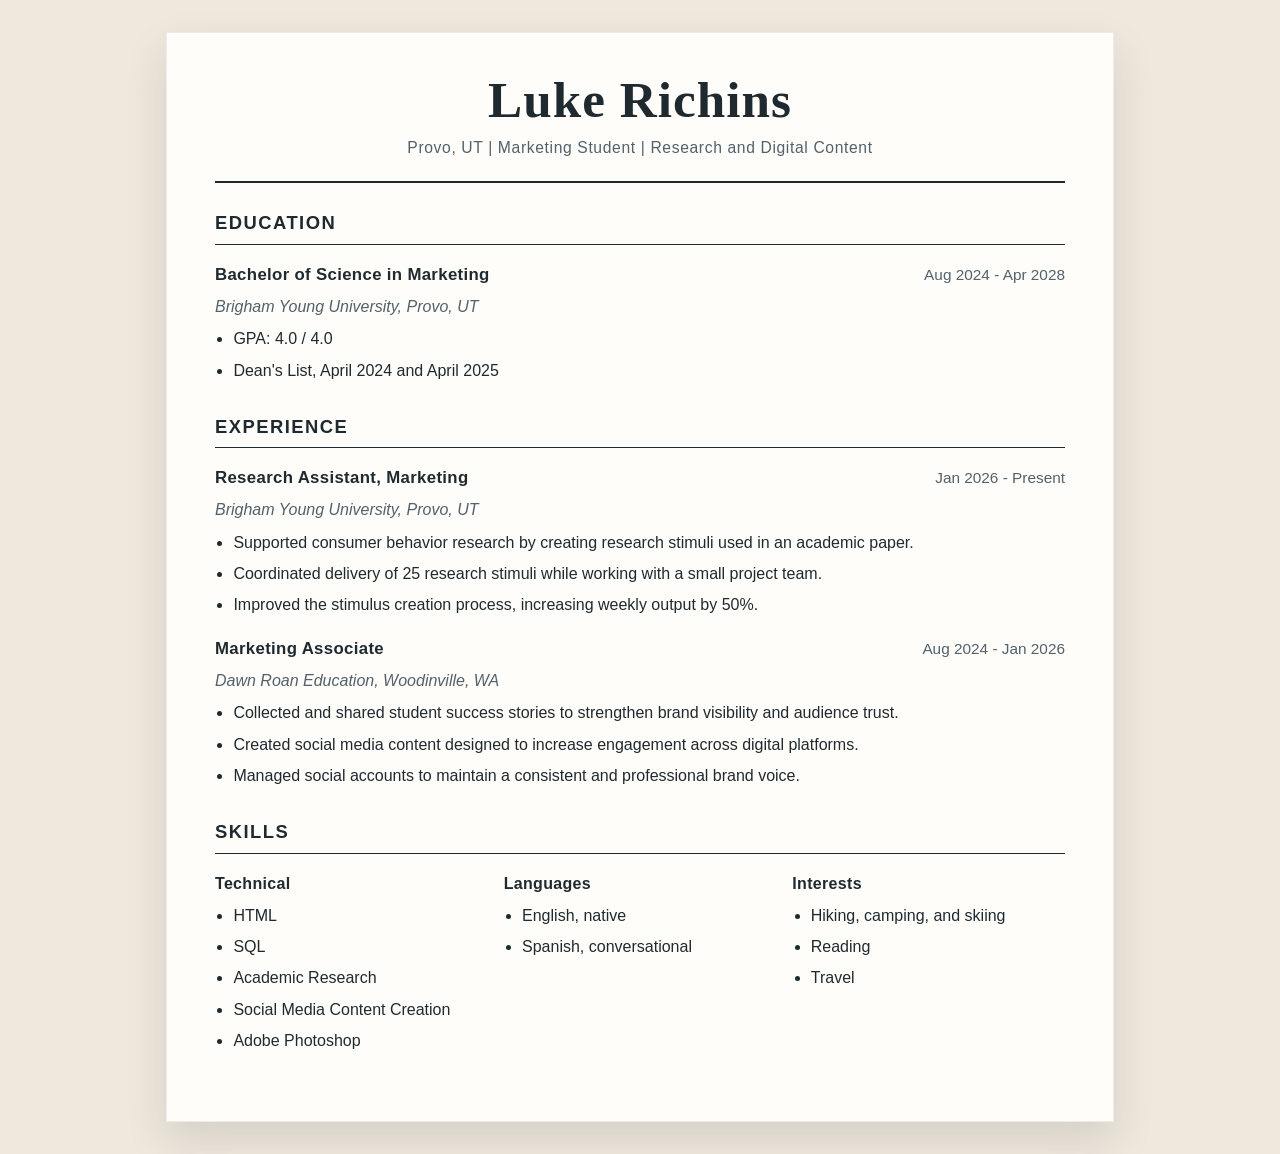
<file: Resume.html>
<!DOCTYPE html>
<html lang="en">
<head>
    <meta charset="UTF-8">
    <meta name="viewport" content="width=device-width, initial-scale=1.0">
    <title>Luke Richins Resume</title>
    <link rel="stylesheet" href="../styles/styles.css">
</head>
<body class="resume-page">
    <main class="resume-shell">
        <header class="resume-header">
            <h1>Luke Richins</h1>
            <p class="resume-contact">
                Provo, UT | Marketing Student | Research and Digital Content
            </p>
        </header>

        <section class="resume-section" id="education">
            <h2>Education</h2>
            <article class="resume-entry">
                <div class="resume-entry-top">
                    <h3>Bachelor of Science in Marketing</h3>
                    <span class="resume-date">Aug 2024 - Apr 2028</span>
                </div>
                <div class="resume-entry-subline">
                    <p>Brigham Young University, Provo, UT</p>
                </div>
                <ul>
                    <li>GPA: 4.0 / 4.0</li>
                    <li>Dean's List, April 2024 and April 2025</li>
                </ul>
            </article>
        </section>

        <section class="resume-section" id="experience">
            <h2>Experience</h2>

            <article class="resume-entry">
                <div class="resume-entry-top">
                    <h3>Research Assistant, Marketing</h3>
                    <span class="resume-date">Jan 2026 - Present</span>
                </div>
                <div class="resume-entry-subline">
                    <p>Brigham Young University, Provo, UT</p>
                </div>
                <ul>
                    <li>Supported consumer behavior research by creating research stimuli used in an academic paper.</li>
                    <li>Coordinated delivery of 25 research stimuli while working with a small project team.</li>
                    <li>Improved the stimulus creation process, increasing weekly output by 50%.</li>
                </ul>
            </article>

            <article class="resume-entry">
                <div class="resume-entry-top">
                    <h3>Marketing Associate</h3>
                    <span class="resume-date">Aug 2024 - Jan 2026</span>
                </div>
                <div class="resume-entry-subline">
                    <p>Dawn Roan Education, Woodinville, WA</p>
                </div>
                <ul>
                    <li>Collected and shared student success stories to strengthen brand visibility and audience trust.</li>
                    <li>Created social media content designed to increase engagement across digital platforms.</li>
                    <li>Managed social accounts to maintain a consistent and professional brand voice.</li>
                </ul>
            </article>
        </section>

        <section class="resume-section" id="skills">
            <h2>Skills</h2>
            <div class="resume-grid">
                <article class="resume-mini-block">
                    <h3>Technical</h3>
                    <ul>
                        <li>HTML</li>
                        <li>SQL</li>
                        <li>Academic Research</li>
                        <li>Social Media Content Creation</li>
                        <li>Adobe Photoshop</li>
                    </ul>
                </article>

                <article class="resume-mini-block">
                    <h3>Languages</h3>
                    <ul>
                        <li>English, native</li>
                        <li>Spanish, conversational</li>
                    </ul>
                </article>

                <article class="resume-mini-block">
                    <h3>Interests</h3>
                    <ul>
                        <li>Hiking, camping, and skiing</li>
                        <li>Reading</li>
                        <li>Travel</li>
                    </ul>
                </article>
            </div>
        </section>
    </main>
</body>
</html>
</file>
<file: styles/styles.css>
:root {
    --bg: #f7f1e8;
    --surface: rgba(255, 250, 245, 0.9);
    --surface-strong: #fffaf4;
    --ink: #23313b;
    --muted: #5f6b73;
    --accent: #0f6c74;
    --accent-dark: #0a4e55;
    --accent-soft: #d7ece8;
    --warm: #d6845a;
    --warm-soft: #f3d9ca;
    --line: rgba(35, 49, 59, 0.12);
    --shadow: 0 18px 40px rgba(37, 48, 56, 0.12);
    --radius-lg: 28px;
    --radius-md: 18px;
    --radius-sm: 12px;
}

html {
    scroll-behavior: smooth;
}

body {
    margin: 0;
    color: var(--ink);
    font-family: "Trebuchet MS", "Helvetica Neue", sans-serif;
    line-height: 1.7;
    background:
        radial-gradient(circle at top left, rgba(214, 132, 90, 0.18), transparent 26%),
        radial-gradient(circle at top right, rgba(15, 108, 116, 0.2), transparent 24%),
        linear-gradient(180deg, #f9f4ec 0%, #f3ede2 100%);
}

h1,
h2,
h3 {
    margin-top: 0;
    font-family: Georgia, "Times New Roman", serif;
    letter-spacing: 0.02em;
}

h1 {
    font-size: clamp(3rem, 7vw, 5.8rem);
    line-height: 0.95;
    margin-bottom: 0.8rem;
    color: #fffaf5;
}

h2 {
    font-size: clamp(2rem, 4vw, 3rem);
    margin-bottom: 0.8rem;
}

h3 {
    font-size: 1.2rem;
    margin-bottom: 0.75rem;
}

p,
li,
a {
    font-size: 1rem;
}

img {
    display: block;
    width: 100%;
    border-radius: var(--radius-md);
    box-shadow: var(--shadow);
}

a {
    color: var(--accent-dark);
}

#menu {
    position: sticky;
    top: 0;
    z-index: 20;
    backdrop-filter: blur(14px);
    background: rgba(255, 247, 239, 0.78);
    border-bottom: 1px solid rgba(35, 49, 59, 0.08);
}

#menu-list {
    list-style: none;
    display: flex;
    flex-wrap: wrap;
    justify-content: center;
    gap: 0.6rem;
    margin: 0;
    padding: 1rem 1.5rem;
}

#menu a {
    display: inline-block;
    text-decoration: none;
    padding: 0.7rem 1rem;
    border-radius: 999px;
    color: var(--ink);
    font-weight: 700;
    transition: transform 0.2s ease, background-color 0.2s ease, color 0.2s ease;
}

#menu a:hover {
    background-color: rgba(15, 108, 116, 0.12);
    color: var(--accent-dark);
    transform: translateY(-1px);
}

.hero {
    position: relative;
    min-height: 78vh;
    display: grid;
    place-items: center;
    padding: 4rem 1.5rem;
    background:
        linear-gradient(115deg, rgba(8, 31, 46, 0.78), rgba(15, 108, 116, 0.45)),
        url("../images/northofspain.webp") center/cover no-repeat;
}

.hero-overlay {
    position: absolute;
    inset: 0;
    background:
        radial-gradient(circle at 15% 20%, rgba(255, 235, 214, 0.24), transparent 28%),
        radial-gradient(circle at 85% 22%, rgba(255, 255, 255, 0.16), transparent 20%);
}

.hero-content {
    position: relative;
    max-width: 780px;
    text-align: center;
    color: #fff7ef;
}

.hero-text {
    max-width: 620px;
    margin: 0 auto 1.8rem;
    font-size: 1.15rem;
}

.eyebrow {
    margin-bottom: 0.9rem;
    text-transform: uppercase;
    letter-spacing: 0.22em;
    font-size: 0.78rem;
    font-weight: 800;
    color: var(--warm);
}

.hero .eyebrow {
    color: #ffd4bf;
}

.hero-button {
    display: inline-block;
    padding: 0.95rem 1.5rem;
    background: linear-gradient(135deg, #f0c3a9, #d6845a);
    color: #2e211c;
    text-decoration: none;
    font-weight: 700;
    border-radius: 999px;
    box-shadow: 0 10px 25px rgba(0, 0, 0, 0.18);
}

.page-shell {
    width: min(1120px, calc(100% - 2rem));
    margin: -4.5rem auto 4rem;
    position: relative;
    z-index: 1;
}

.intro-card,
.content-section {
    background: var(--surface);
    border: 1px solid rgba(255, 255, 255, 0.65);
    box-shadow: var(--shadow);
    border-radius: var(--radius-lg);
}

.intro-card {
    margin-bottom: 1.5rem;
    padding: 1.5rem 1.75rem;
    text-align: center;
    font-size: 1.05rem;
}

.content-section {
    margin-bottom: 1.75rem;
    padding: 2rem;
}

.section-heading {
    margin-bottom: 1.75rem;
}

.section-heading h2 {
    margin-bottom: 0.25rem;
}

.two-column,
.three-up {
    display: grid;
    gap: 1.5rem;
}

.two-column {
    grid-template-columns: 1.15fr 1fr;
    align-items: center;
}

.three-up {
    grid-template-columns: repeat(3, minmax(0, 1fr));
    margin-top: 1.5rem;
}

.media-card,
.info-card,
.tableau-panel,
.video-frame {
    background: var(--surface-strong);
    border: 1px solid var(--line);
    border-radius: var(--radius-md);
    overflow: hidden;
    box-shadow: 0 10px 26px rgba(35, 49, 59, 0.08);
}

.media-card {
    padding: 0.9rem;
}

.media-card figcaption {
    padding: 0.9rem 0.35rem 0.2rem;
    color: var(--muted);
    font-size: 0.95rem;
}

.info-card {
    padding: 1.4rem;
}

.accent-card {
    background: linear-gradient(180deg, var(--accent-soft), #eef7f5);
}

.destination-section {
    background:
        linear-gradient(180deg, rgba(255, 250, 245, 0.96), rgba(247, 241, 232, 0.96));
}

.france-theme {
    background:
        linear-gradient(180deg, rgba(255, 244, 237, 0.96), rgba(247, 241, 232, 0.96));
}

ol,
ul {
    margin: 0;
    padding-left: 1.25rem;
}

li + li {
    margin-top: 0.45rem;
}

.destination-list {
    padding-left: 1.1rem;
}

.tableau-panel {
    margin-top: 1.75rem;
    padding: 1.5rem;
    background:
        linear-gradient(180deg, rgba(215, 236, 232, 0.45), rgba(255, 250, 245, 0.9));
}

.tableauheader {
    text-align: center;
    margin-bottom: 1.2rem;
}

.tableauheader .eyebrow {
    margin-bottom: 0.4rem;
}

.tableau-note {
    margin: 0;
    color: var(--muted);
}

.tableauPlaceholder {
    width: min(75%, 860px);
    margin: 0 auto;
    border-radius: var(--radius-sm);
    overflow: hidden;
}

.media-section {
    text-align: center;
}

.video-frame {
    width: min(900px, 100%);
    margin: 0 auto;
    padding: 0.9rem;
    background: #fffaf5;
}

.video-frame iframe {
    display: block;
    width: 100%;
    min-height: 420px;
    border: 0;
    border-radius: var(--radius-sm);
}

.page-footer {
    padding: 0 1rem 2.5rem;
    text-align: center;
}

.page-footer a {
    text-decoration: none;
    font-weight: 700;
}

@media (max-width: 900px) {
    .page-shell {
        margin-top: -2.5rem;
    }

    .two-column,
    .three-up {
        grid-template-columns: 1fr;
    }

    .tableauPlaceholder {
        width: 100%;
    }
}

@media (max-width: 640px) {
    #menu-list {
        padding: 0.8rem 0.75rem;
        gap: 0.35rem;
    }

    #menu a {
        padding: 0.55rem 0.85rem;
        font-size: 0.92rem;
    }

    .hero {
        min-height: 70vh;
        padding: 3.5rem 1rem;
    }

    .content-section,
    .intro-card {
        padding: 1.25rem;
    }

    .video-frame iframe {
        min-height: 250px;
    }
}

.resume-page {
    background: #efe8dd;
    color: #1f2a30;
}

.resume-shell {
    width: min(850px, calc(100% - 2rem));
    margin: 2rem auto;
    padding: 2.5rem 3rem;
    background: #fffdf9;
    box-shadow: 0 18px 40px rgba(28, 36, 41, 0.12);
    border: 1px solid rgba(31, 42, 48, 0.08);
}

.resume-header {
    text-align: center;
    padding-bottom: 1.25rem;
    margin-bottom: 1.5rem;
    border-bottom: 2px solid #1f2a30;
}

.resume-header h1 {
    color: #1f2a30;
    font-size: clamp(2.4rem, 5vw, 3.2rem);
    margin-bottom: 0.5rem;
    line-height: 1.05;
}

.resume-contact {
    margin: 0;
    color: #52616b;
    font-size: 0.98rem;
    letter-spacing: 0.04em;
}

.resume-section {
    margin-bottom: 1.75rem;
}

.resume-section h2 {
    font-size: 1.15rem;
    font-family: "Trebuchet MS", "Helvetica Neue", sans-serif;
    font-weight: 800;
    text-transform: uppercase;
    letter-spacing: 0.08em;
    border-bottom: 1px solid #1f2a30;
    padding-bottom: 0.35rem;
    margin-bottom: 1rem;
}

.resume-entry + .resume-entry {
    margin-top: 1.15rem;
}

.resume-entry-top,
.resume-entry-subline {
    display: flex;
    justify-content: space-between;
    align-items: baseline;
    gap: 1rem;
}

.resume-entry-top h3,
.resume-entry-subline p {
    margin: 0;
}

.resume-entry-top h3 {
    font-size: 1.05rem;
    font-family: "Trebuchet MS", "Helvetica Neue", sans-serif;
    font-weight: 700;
}

.resume-date {
    white-space: nowrap;
    font-size: 0.96rem;
    color: #52616b;
}

.resume-entry-subline {
    margin: 0.2rem 0 0.45rem;
    color: #52616b;
    font-style: italic;
}

.resume-entry ul,
.resume-mini-block ul {
    padding-left: 1.15rem;
}

.resume-entry li,
.resume-mini-block li {
    line-height: 1.5;
}

.resume-grid {
    display: grid;
    grid-template-columns: repeat(3, minmax(0, 1fr));
    gap: 1rem;
}

.resume-mini-block h3 {
    margin-bottom: 0.45rem;
    font-size: 1rem;
    font-family: "Trebuchet MS", "Helvetica Neue", sans-serif;
}

@media (max-width: 760px) {
    .resume-shell {
        padding: 1.5rem;
    }

    .resume-entry-top,
    .resume-entry-subline,
    .resume-grid {
        grid-template-columns: 1fr;
    }

    .resume-entry-top,
    .resume-entry-subline {
        display: block;
    }

    .resume-date {
        display: inline-block;
        margin-top: 0.2rem;
    }

    .resume-grid {
        display: grid;
        grid-template-columns: 1fr;
    }
}
</file>
